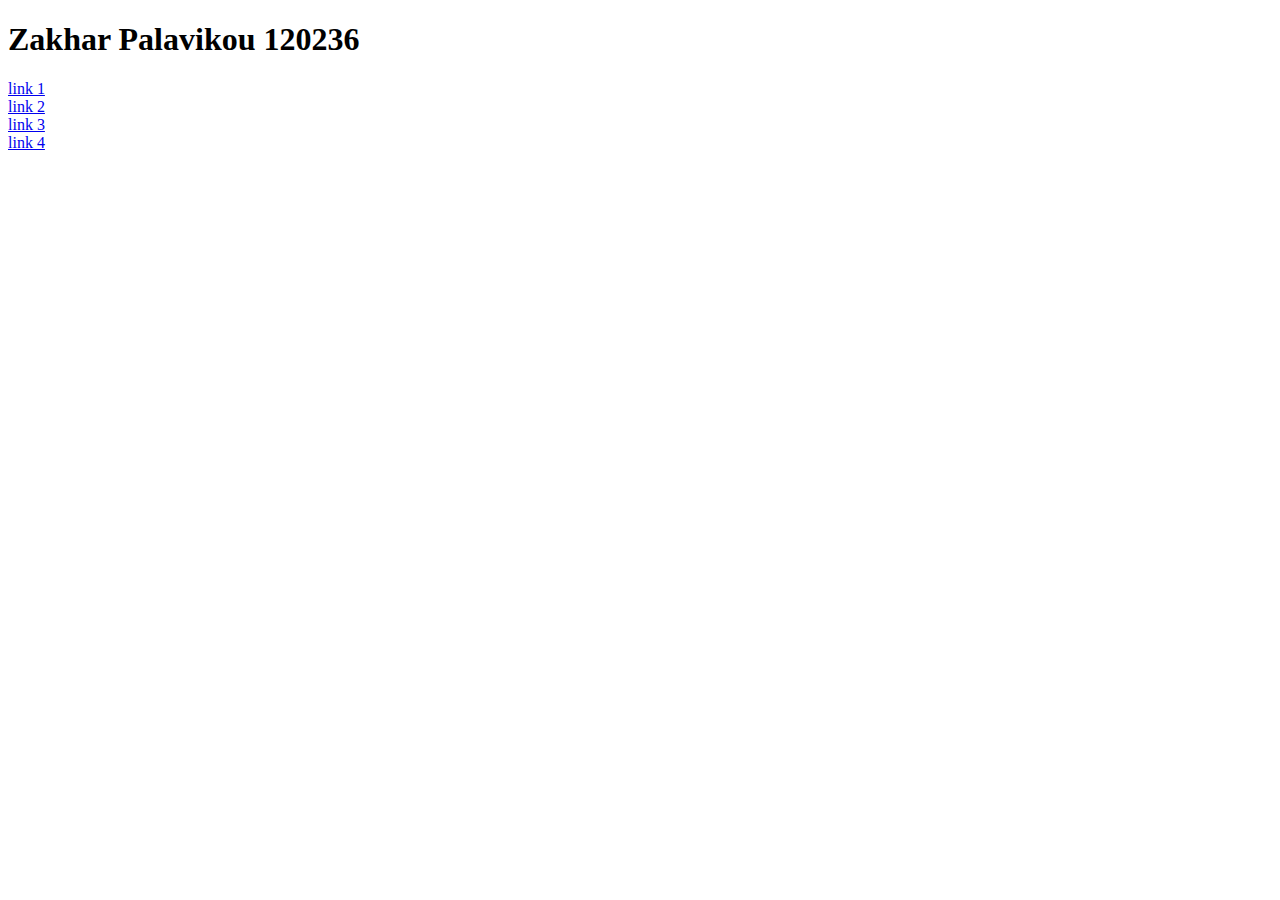
<file: index.html>
<!DOCTYPE html>
<html lang="en">
<head>
    <meta charset="UTF-8">
    <meta name="viewport" content="width=device-width, initial-scale=1.0">
    <title>Projekt 2 Zakhar Palavikou 120236</title>
    <link rel="stylesheet" href="/style.css">
</head>
<body>
    <h1>Zakhar Palavikou 120236</h1>
    <div class="wrapper">
        <div class="links">
            <a href="index1.html" class="links">link 1</a><br>
            <a href="index2.html" class="links">link 2</a><br>
            <a href="index3.html" class="links">link 3</a><br>
            <a href="index4.html" class="links">link 4</a><br>
        </div>
        
  
</body>
</html>
</file>
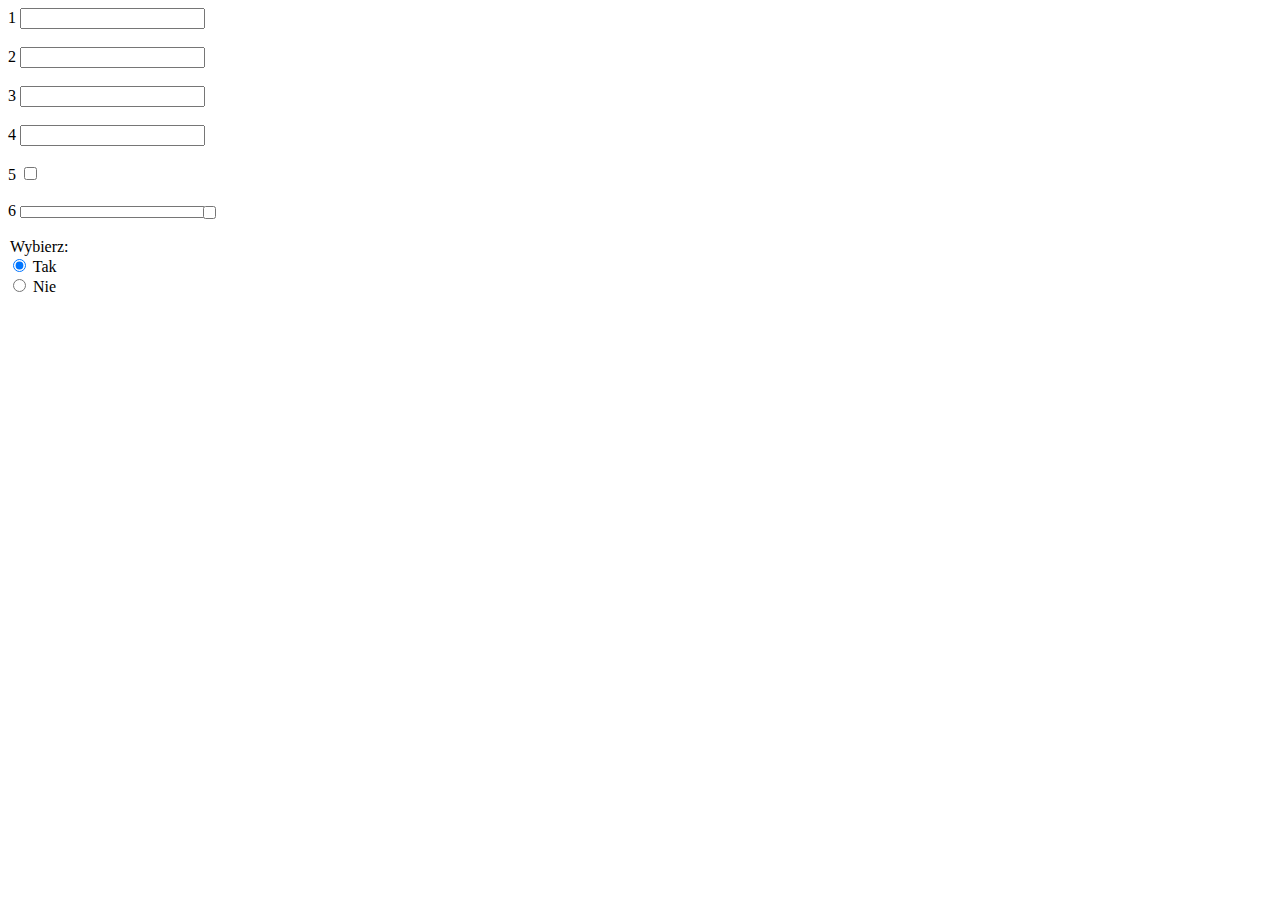
<file: index1.html>
<!DOCTYPE html>
<html lang="en">
<head>
    <meta charset="UTF-8">
    <meta name="viewport" content="width=device-width, initial-scale=1.0">
    <title>Strona 1</title>
</head>
<body>
    <div class="container_input">
        <label for="">1 <span> </span><input type="text" name="" id=""></label><br>
        <br>
        <label for="">2 <span> </span><input type="text" name="" id=""></label><br>
        <br>
        <label for="">3 <span> </span><input type="text" name="" id=""></label><br>
        <br>
        <label for="">4 <span> </span><input type="text" name="" id=""></label><br>
        <br>
    </div>
    <div class="inputs">
        <label for="">5 <span> </span><input type="checkbox" class="input"></label>
        <br>
        <div class="container_6">
            <br>
            <label for="">6 <span> </span><input type="text" class="input" style="height: 6px;"><input type="checkbox" class="input" style="margin: 0px; position: relative; top: 2.5px; left: -2px;"></label>
        </div>
        <div class="container_7">
            <br>
                <legend>Wybierz:</legend>
              
                <div>
                  <input type="radio" id="huey" name="drone" value="Tak" checked />
                  <label for="huey">Tak</label>
                </div>
              
                <div>
                  <input type="radio" id="dewey" name="drone" value="Nie" />
                  <label for="dewey">Nie</label>
                </div>

    </div>
</div>
</body>
</html>
</file>
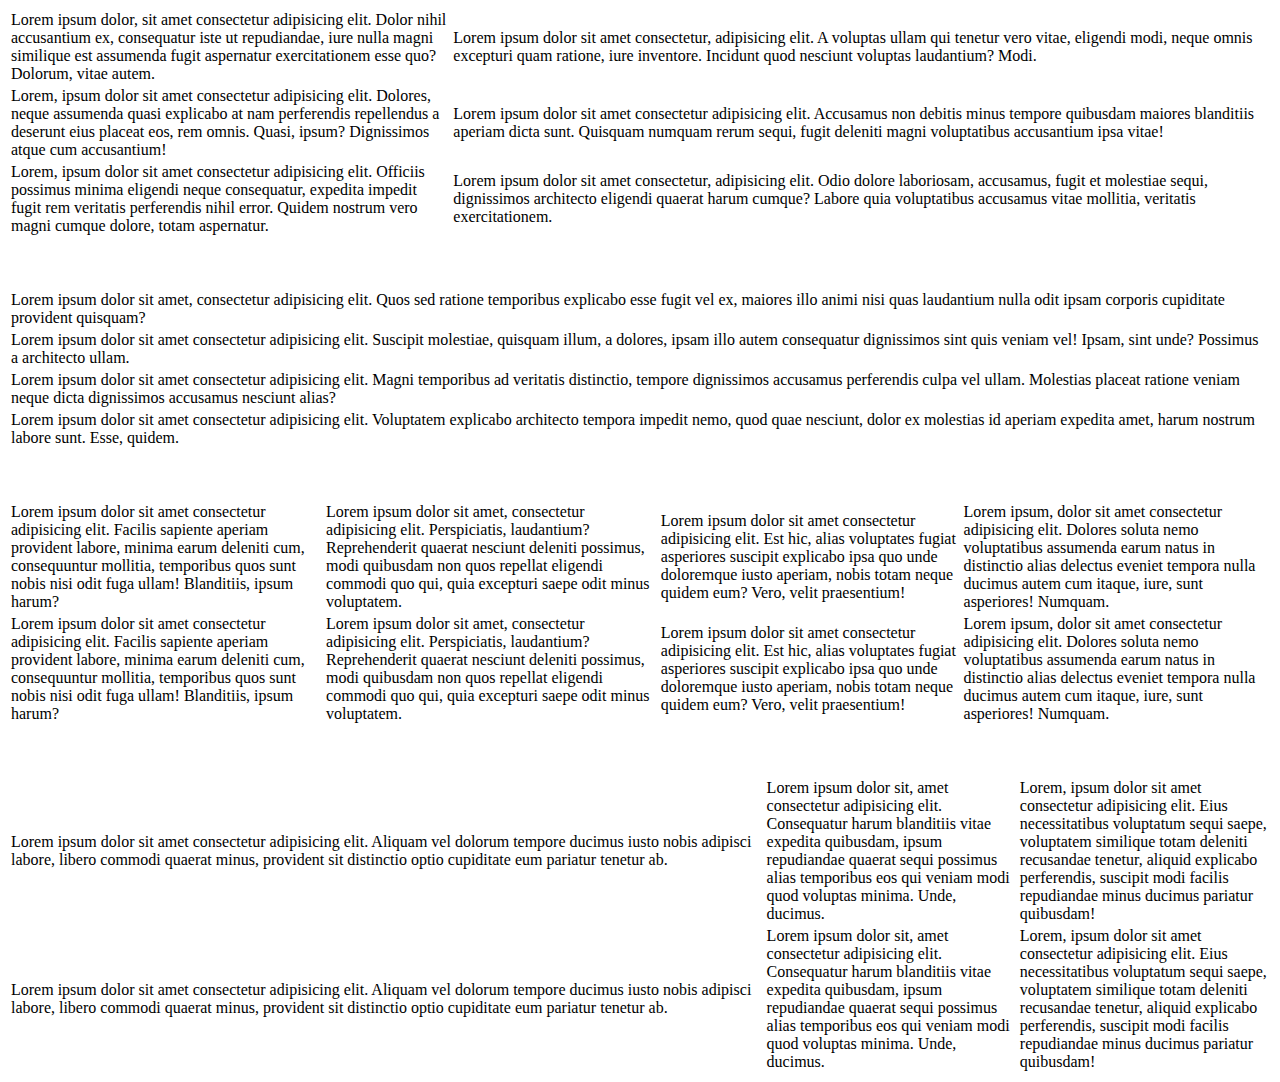
<file: index2.html>
<!DOCTYPE html>
<html lang="en">
<head>
    <meta charset="UTF-8">
    <meta name="viewport" content="width=device-width, initial-scale=1.0">
    <title>Document</title>
    <link rel="stylesheet" href="/style.css">
</head>
<body>
    <table>
        <tr>
            <td class="short_table">Lorem ipsum dolor, sit amet consectetur adipisicing elit. Dolor nihil accusantium ex, consequatur iste ut repudiandae, iure nulla magni similique est assumenda fugit aspernatur exercitationem esse quo? Dolorum, vitae autem.</td>
            <td class="long_table">Lorem ipsum dolor sit amet consectetur, adipisicing elit. A voluptas ullam qui tenetur vero vitae, eligendi modi, neque omnis excepturi quam ratione, iure inventore. Incidunt quod nesciunt voluptas laudantium? Modi.</td>
        </tr>
        <tr>
            <td class="short_table">Lorem, ipsum dolor sit amet consectetur adipisicing elit. Dolores, neque assumenda quasi explicabo at nam perferendis repellendus a deserunt eius placeat eos, rem omnis. Quasi, ipsum? Dignissimos atque cum accusantium!</td>
            <td class="long_table">Lorem ipsum dolor sit amet consectetur adipisicing elit. Accusamus non debitis minus tempore quibusdam maiores blanditiis aperiam dicta sunt. Quisquam numquam rerum sequi, fugit deleniti magni voluptatibus accusantium ipsa vitae!</td>
        </tr>
        <tr>
            <td class="short_table">Lorem, ipsum dolor sit amet consectetur adipisicing elit. Officiis possimus minima eligendi neque consequatur, expedita impedit fugit rem veritatis perferendis nihil error. Quidem nostrum vero magni cumque dolore, totam aspernatur.</td>
            <td class="long_table">Lorem ipsum dolor sit amet consectetur, adipisicing elit. Odio dolore laboriosam, accusamus, fugit et molestiae sequi, dignissimos architecto eligendi quaerat harum cumque? Labore quia voluptatibus accusamus vitae mollitia, veritatis exercitationem.</td>
        </tr>
    </table>

    <table class="second_table">
        <tr>
            <td>Lorem ipsum dolor sit amet, consectetur adipisicing elit. Quos sed ratione temporibus explicabo esse fugit vel ex, maiores illo animi nisi quas laudantium nulla odit ipsam corporis cupiditate provident quisquam?</td>
        </tr>
        <tr>
            <td>Lorem ipsum dolor sit amet consectetur adipisicing elit. Suscipit molestiae, quisquam illum, a dolores, ipsam illo autem consequatur dignissimos sint quis veniam vel! Ipsam, sint unde? Possimus a architecto ullam.</td>
        </tr>
        <tr>
            <td>Lorem ipsum dolor sit amet consectetur adipisicing elit. Magni temporibus ad veritatis distinctio, tempore dignissimos accusamus perferendis culpa vel ullam. Molestias placeat ratione veniam neque dicta dignissimos accusamus nesciunt alias?</td>
        </tr>
        <tr>
            <td>Lorem ipsum dolor sit amet consectetur adipisicing elit. Voluptatem explicabo architecto tempora impedit nemo, quod quae nesciunt, dolor ex molestias id aperiam expedita amet, harum nostrum labore sunt. Esse, quidem.</td>
        </tr>
    </table>

    <table class="third_table">
        <tr>
            <td>Lorem ipsum dolor sit amet consectetur adipisicing elit. Facilis sapiente aperiam provident labore, minima earum deleniti cum, consequuntur mollitia, temporibus quos sunt nobis nisi odit fuga ullam! Blanditiis, ipsum harum?</td>
            <td>Lorem ipsum dolor sit amet, consectetur adipisicing elit. Perspiciatis, laudantium? Reprehenderit quaerat nesciunt deleniti possimus, modi quibusdam non quos repellat eligendi commodi quo qui, quia excepturi saepe odit minus voluptatem.</td>
            <td>Lorem ipsum dolor sit amet consectetur adipisicing elit. Est hic, alias voluptates fugiat asperiores suscipit explicabo ipsa quo unde doloremque iusto aperiam, nobis totam neque quidem eum? Vero, velit praesentium!</td>
            <td>Lorem ipsum, dolor sit amet consectetur adipisicing elit. Dolores soluta nemo voluptatibus assumenda earum natus in distinctio alias delectus eveniet tempora nulla ducimus autem cum itaque, iure, sunt asperiores! Numquam.</td>
        </tr>
        <tr>
            <td>Lorem ipsum dolor sit amet consectetur adipisicing elit. Facilis sapiente aperiam provident labore, minima earum deleniti cum, consequuntur mollitia, temporibus quos sunt nobis nisi odit fuga ullam! Blanditiis, ipsum harum?</td>
            <td>Lorem ipsum dolor sit amet, consectetur adipisicing elit. Perspiciatis, laudantium? Reprehenderit quaerat nesciunt deleniti possimus, modi quibusdam non quos repellat eligendi commodi quo qui, quia excepturi saepe odit minus voluptatem.</td>
            <td>Lorem ipsum dolor sit amet consectetur adipisicing elit. Est hic, alias voluptates fugiat asperiores suscipit explicabo ipsa quo unde doloremque iusto aperiam, nobis totam neque quidem eum? Vero, velit praesentium!</td>
            <td>Lorem ipsum, dolor sit amet consectetur adipisicing elit. Dolores soluta nemo voluptatibus assumenda earum natus in distinctio alias delectus eveniet tempora nulla ducimus autem cum itaque, iure, sunt asperiores! Numquam.</td>
        </tr>
    </table>

    <table class="fourth_table">
        <tr>
            <td class="long_table2">Lorem ipsum dolor sit amet consectetur adipisicing elit. Aliquam vel dolorum tempore ducimus iusto nobis adipisci labore, libero commodi quaerat minus, provident sit distinctio optio cupiditate eum pariatur tenetur ab.</td>
            <td class="short_table2">Lorem ipsum dolor sit, amet consectetur adipisicing elit. Consequatur harum blanditiis vitae expedita quibusdam, ipsum repudiandae quaerat sequi possimus alias temporibus eos qui veniam modi quod voluptas minima. Unde, ducimus.</td>
            <td class="short_table2">Lorem, ipsum dolor sit amet consectetur adipisicing elit. Eius necessitatibus voluptatum sequi saepe, voluptatem similique totam deleniti recusandae tenetur, aliquid explicabo perferendis, suscipit modi facilis repudiandae minus ducimus pariatur quibusdam!</td>
        </tr>
        <tr>
            <td class="long_table2">Lorem ipsum dolor sit amet consectetur adipisicing elit. Aliquam vel dolorum tempore ducimus iusto nobis adipisci labore, libero commodi quaerat minus, provident sit distinctio optio cupiditate eum pariatur tenetur ab.</td>
            <td class="short_table2">Lorem ipsum dolor sit, amet consectetur adipisicing elit. Consequatur harum blanditiis vitae expedita quibusdam, ipsum repudiandae quaerat sequi possimus alias temporibus eos qui veniam modi quod voluptas minima. Unde, ducimus.</td>
            <td class="short_table2">Lorem, ipsum dolor sit amet consectetur adipisicing elit. Eius necessitatibus voluptatum sequi saepe, voluptatem similique totam deleniti recusandae tenetur, aliquid explicabo perferendis, suscipit modi facilis repudiandae minus ducimus pariatur quibusdam!</td>
        </tr>
    </table>
</body>
</html>
</file>
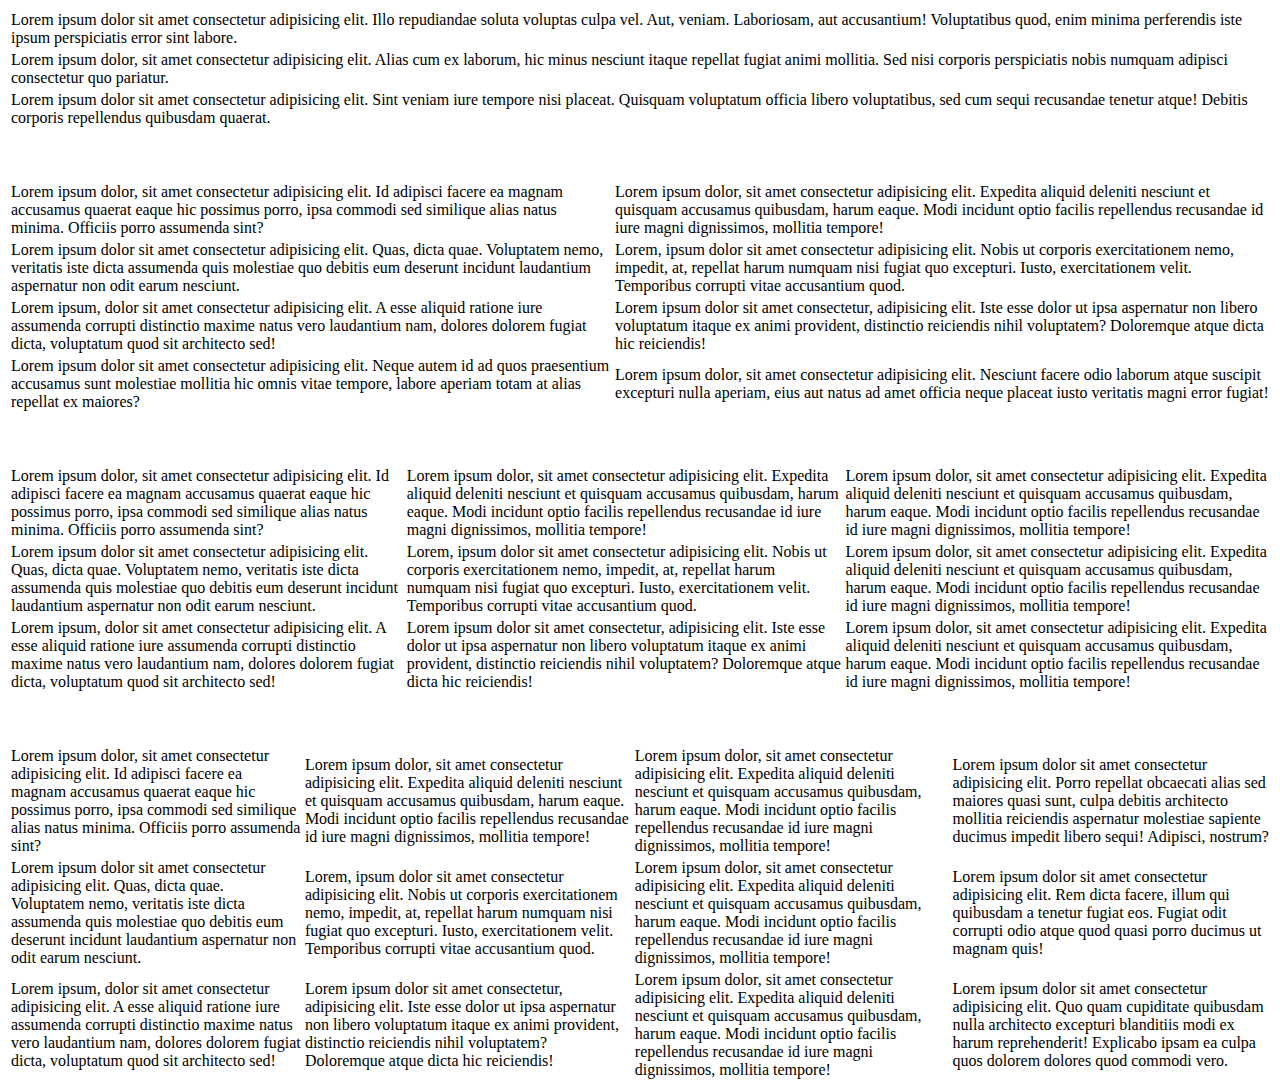
<file: index3.html>
<!DOCTYPE html>
<html lang="en">
<head>
    <meta charset="UTF-8">
    <meta name="viewport" content="width=device-width, initial-scale=1.0">
    <title>Document</title>
    <link rel="stylesheet" href="/style.css">
</head>
<body>
    <table class="first_table">
        <tr><td>Lorem ipsum dolor sit amet consectetur adipisicing elit. Illo repudiandae soluta voluptas culpa vel. Aut, veniam. Laboriosam, aut accusantium! Voluptatibus quod, enim minima perferendis iste ipsum perspiciatis error sint labore.</td></tr>
        <tr><td>Lorem ipsum dolor, sit amet consectetur adipisicing elit. Alias cum ex laborum, hic minus nesciunt itaque repellat fugiat animi mollitia. Sed nisi corporis perspiciatis nobis numquam adipisci consectetur quo pariatur.</td></tr>
        <tr><td>Lorem ipsum dolor sit amet consectetur adipisicing elit. Sint veniam iure tempore nisi placeat. Quisquam voluptatum officia libero voluptatibus, sed cum sequi recusandae tenetur atque! Debitis corporis repellendus quibusdam quaerat.</td></tr>
    </table>

    <table class="second_table">
        <tr>
            <td>Lorem ipsum dolor, sit amet consectetur adipisicing elit. Id adipisci facere ea magnam accusamus quaerat eaque hic possimus porro, ipsa commodi sed similique alias natus minima. Officiis porro assumenda sint?</td>
            <td>Lorem ipsum dolor, sit amet consectetur adipisicing elit. Expedita aliquid deleniti nesciunt et quisquam accusamus quibusdam, harum eaque. Modi incidunt optio facilis repellendus recusandae id iure magni dignissimos, mollitia tempore!</td>
        </tr>
        <tr>
            <td>Lorem ipsum dolor sit amet consectetur adipisicing elit. Quas, dicta quae. Voluptatem nemo, veritatis iste dicta assumenda quis molestiae quo debitis eum deserunt incidunt laudantium aspernatur non odit earum nesciunt.</td>
            <td>Lorem, ipsum dolor sit amet consectetur adipisicing elit. Nobis ut corporis exercitationem nemo, impedit, at, repellat harum numquam nisi fugiat quo excepturi. Iusto, exercitationem velit. Temporibus corrupti vitae accusantium quod.</td>
        </tr>
        <tr>
            <td>Lorem ipsum, dolor sit amet consectetur adipisicing elit. A esse aliquid ratione iure assumenda corrupti distinctio maxime natus vero laudantium nam, dolores dolorem fugiat dicta, voluptatum quod sit architecto sed!</td>
            <td>Lorem ipsum dolor sit amet consectetur, adipisicing elit. Iste esse dolor ut ipsa aspernatur non libero voluptatum itaque ex animi provident, distinctio reiciendis nihil voluptatem? Doloremque atque dicta hic reiciendis!</td>
        </tr>
        <tr>
            <td>Lorem ipsum dolor sit amet consectetur adipisicing elit. Neque autem id ad quos praesentium accusamus sunt molestiae mollitia hic omnis vitae tempore, labore aperiam totam at alias repellat ex maiores?</td>
            <td>Lorem ipsum dolor, sit amet consectetur adipisicing elit. Nesciunt facere odio laborum atque suscipit excepturi nulla aperiam, eius aut natus ad amet officia neque placeat iusto veritatis magni error fugiat!</td>
        </tr>
    </table>
    <table class="third_table2">
        <tr>
            <td>Lorem ipsum dolor, sit amet consectetur adipisicing elit. Id adipisci facere ea magnam accusamus quaerat eaque hic possimus porro, ipsa commodi sed similique alias natus minima. Officiis porro assumenda sint?</td>
            <td>Lorem ipsum dolor, sit amet consectetur adipisicing elit. Expedita aliquid deleniti nesciunt et quisquam accusamus quibusdam, harum eaque. Modi incidunt optio facilis repellendus recusandae id iure magni dignissimos, mollitia tempore!</td>
            <td>Lorem ipsum dolor, sit amet consectetur adipisicing elit. Expedita aliquid deleniti nesciunt et quisquam accusamus quibusdam, harum eaque. Modi incidunt optio facilis repellendus recusandae id iure magni dignissimos, mollitia tempore!</td>
        </tr>
        <tr>
            <td>Lorem ipsum dolor sit amet consectetur adipisicing elit. Quas, dicta quae. Voluptatem nemo, veritatis iste dicta assumenda quis molestiae quo debitis eum deserunt incidunt laudantium aspernatur non odit earum nesciunt.</td>
            <td>Lorem, ipsum dolor sit amet consectetur adipisicing elit. Nobis ut corporis exercitationem nemo, impedit, at, repellat harum numquam nisi fugiat quo excepturi. Iusto, exercitationem velit. Temporibus corrupti vitae accusantium quod.</td>
            <td>Lorem ipsum dolor, sit amet consectetur adipisicing elit. Expedita aliquid deleniti nesciunt et quisquam accusamus quibusdam, harum eaque. Modi incidunt optio facilis repellendus recusandae id iure magni dignissimos, mollitia tempore!</td>
        </tr>
        <tr>
            <td>Lorem ipsum, dolor sit amet consectetur adipisicing elit. A esse aliquid ratione iure assumenda corrupti distinctio maxime natus vero laudantium nam, dolores dolorem fugiat dicta, voluptatum quod sit architecto sed!</td>
            <td>Lorem ipsum dolor sit amet consectetur, adipisicing elit. Iste esse dolor ut ipsa aspernatur non libero voluptatum itaque ex animi provident, distinctio reiciendis nihil voluptatem? Doloremque atque dicta hic reiciendis!</td>
            <td>Lorem ipsum dolor, sit amet consectetur adipisicing elit. Expedita aliquid deleniti nesciunt et quisquam accusamus quibusdam, harum eaque. Modi incidunt optio facilis repellendus recusandae id iure magni dignissimos, mollitia tempore!</td>
        </tr>
    </table>
    <table class="third_table2">
        <tr>
            <td>Lorem ipsum dolor, sit amet consectetur adipisicing elit. Id adipisci facere ea magnam accusamus quaerat eaque hic possimus porro, ipsa commodi sed similique alias natus minima. Officiis porro assumenda sint?</td>
            <td>Lorem ipsum dolor, sit amet consectetur adipisicing elit. Expedita aliquid deleniti nesciunt et quisquam accusamus quibusdam, harum eaque. Modi incidunt optio facilis repellendus recusandae id iure magni dignissimos, mollitia tempore!</td>
            <td>Lorem ipsum dolor, sit amet consectetur adipisicing elit. Expedita aliquid deleniti nesciunt et quisquam accusamus quibusdam, harum eaque. Modi incidunt optio facilis repellendus recusandae id iure magni dignissimos, mollitia tempore!</td>
            <td>Lorem ipsum dolor sit amet consectetur adipisicing elit. Porro repellat obcaecati alias sed maiores quasi sunt, culpa debitis architecto mollitia reiciendis aspernatur molestiae sapiente ducimus impedit libero sequi! Adipisci, nostrum?</td>
        </tr>
        <tr>
            <td>Lorem ipsum dolor sit amet consectetur adipisicing elit. Quas, dicta quae. Voluptatem nemo, veritatis iste dicta assumenda quis molestiae quo debitis eum deserunt incidunt laudantium aspernatur non odit earum nesciunt.</td>
            <td>Lorem, ipsum dolor sit amet consectetur adipisicing elit. Nobis ut corporis exercitationem nemo, impedit, at, repellat harum numquam nisi fugiat quo excepturi. Iusto, exercitationem velit. Temporibus corrupti vitae accusantium quod.</td>
            <td>Lorem ipsum dolor, sit amet consectetur adipisicing elit. Expedita aliquid deleniti nesciunt et quisquam accusamus quibusdam, harum eaque. Modi incidunt optio facilis repellendus recusandae id iure magni dignissimos, mollitia tempore!</td>
            <td>Lorem ipsum dolor sit amet consectetur adipisicing elit. Rem dicta facere, illum qui quibusdam a tenetur fugiat eos. Fugiat odit corrupti odio atque quod quasi porro ducimus ut magnam quis!</td>
        </tr>
        <tr>
            <td>Lorem ipsum, dolor sit amet consectetur adipisicing elit. A esse aliquid ratione iure assumenda corrupti distinctio maxime natus vero laudantium nam, dolores dolorem fugiat dicta, voluptatum quod sit architecto sed!</td>
            <td>Lorem ipsum dolor sit amet consectetur, adipisicing elit. Iste esse dolor ut ipsa aspernatur non libero voluptatum itaque ex animi provident, distinctio reiciendis nihil voluptatem? Doloremque atque dicta hic reiciendis!</td>
            <td>Lorem ipsum dolor, sit amet consectetur adipisicing elit. Expedita aliquid deleniti nesciunt et quisquam accusamus quibusdam, harum eaque. Modi incidunt optio facilis repellendus recusandae id iure magni dignissimos, mollitia tempore!</td>
            <td>Lorem ipsum dolor sit amet consectetur adipisicing elit. Quo quam cupiditate quibusdam nulla architecto excepturi blanditiis modi ex harum reprehenderit! Explicabo ipsam ea culpa quos dolorem dolores quod commodi vero.</td>
        </tr>
    </table>
</body>
</html>
</file>
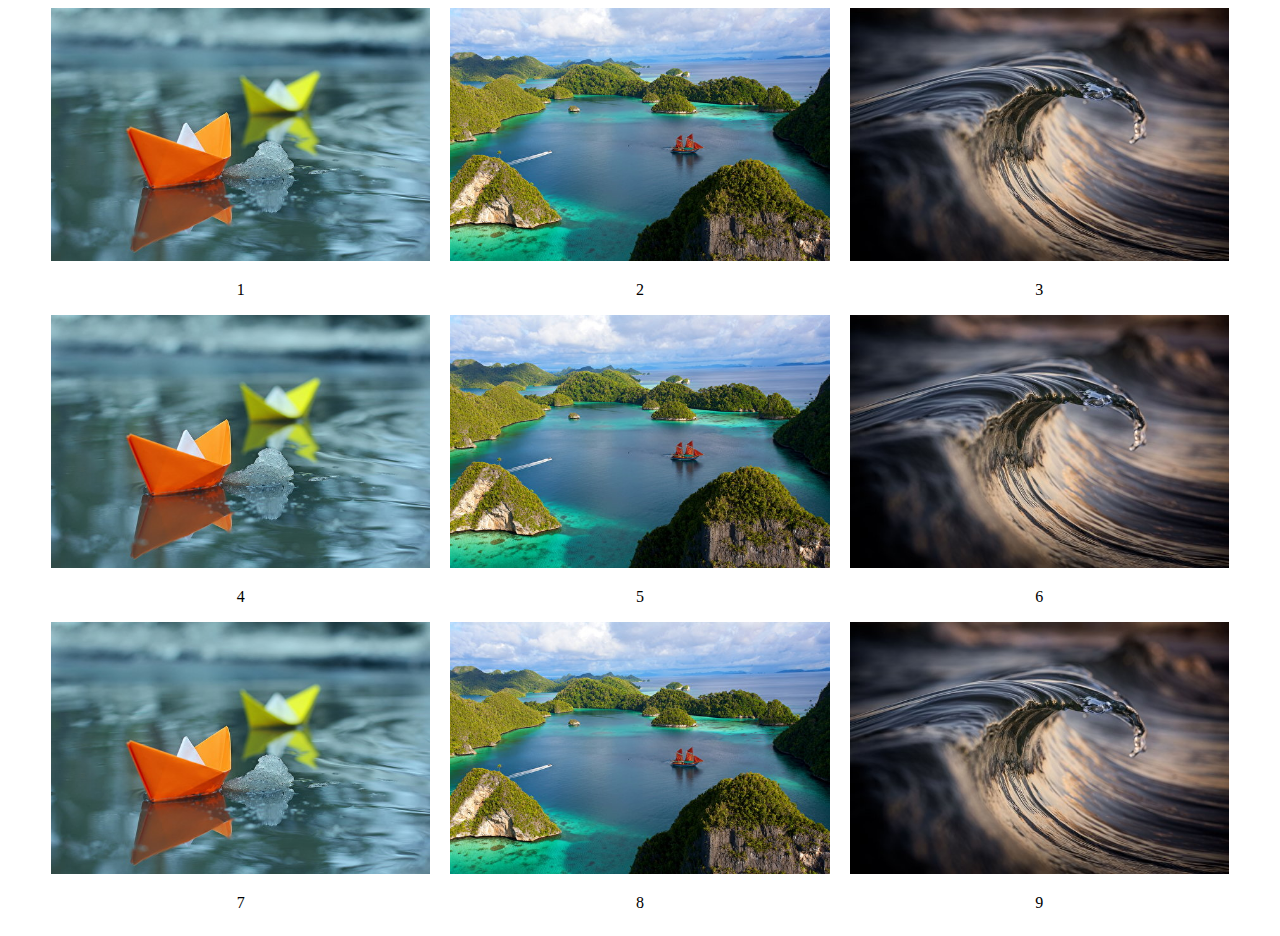
<file: index4.html>
<!DOCTYPE html>
<html lang="en">
<head>
    <meta charset="UTF-8">
    <meta name="viewport" content="width=device-width, initial-scale=1.0">
    <title>Document</title>
    <link rel="stylesheet" href="/style.css">
</head>
<body>
    <div class="wrapper">
        <div class="container_img">
            <div class="img_wrapper">
                <img src="./images/302250.jpg" alt="" class="">
                <p class="text" style="display: flex; justify-content: center;">1</p>
            </div>
            <div class="img_wrapper">
                <img src="./images/340888.jpg" alt="" class="">
                <p class="text" style="display: flex; justify-content: center;">2</p>
            </div>
            <div class="img_wrapper">
                <img src="./images/Waves_Closeup_Water_586392_600x400.jpg" alt="" class="">
                <p class="text" style="display: flex; justify-content: center;">3</p>
            </div>
            <div class="img_wrapper">
                <img src="./images/302250.jpg" alt="" class="">
                <p class="text" style="display: flex; justify-content: center;">4</p>
            </div>
            <div class="img_wrapper">
                <img src="./images/340888.jpg" alt="" class="">
                <p class="text" style="display: flex; justify-content: center;">5</p>
            </div>
            <div class="img_wrapper">
                <img src="./images/Waves_Closeup_Water_586392_600x400.jpg" alt="" class="">
                <p class="text" style="display: flex; justify-content: center;">6</p>
            </div>
            <div class="img_wrapper">
                <img src="./images/302250.jpg" alt="" class="">
                <p class="text" style="display: flex; justify-content: center;">7</p>
            </div>
            <div class="img_wrapper">
                <img src="./images/340888.jpg" alt="" class="">
                <p class="text" style="display: flex; justify-content: center;">8</p>
            </div>
            <div class="img_wrapper">
                <img src="./images/Waves_Closeup_Water_586392_600x400.jpg" alt="" class="">
                <p class="text" style="display: flex; justify-content: center;">9</p>
            </div>
    </div>
</body>
</html>
</file>
<file: style.css>
.short_table{
    width: 35%;
}

.long_table{
    width: 65%;
}

.second_table{
    margin-top: 50px;
    display: flex;
    justify-content: center;
}

.third_table{
    margin-top: 50px;
    display: flex;
    justify-content: center;
}

.fourth_table{
    margin-top: 50px;
    display: flex;
    justify-content: center;
}

.short_table2{
    width: 20%;
}

.long_table2{
    width: 60%;
}

.first_table{
    display: flex;
    justify-content: center;
}

.third_table2{
    margin-top: 50px;
}

.wrapper{
    display: flex;
    flex-direction: column;
    width: 100%;
}
    .container_img{
        width: 100%;
        display: flex;
        flex-direction: row;
        justify-content: center;
        flex-wrap: wrap;
        gap: 0px 20px;
        .img_wrapper{
            width: 30%;
            img{
                width: 100%;
            }
        }
    }
</file>
